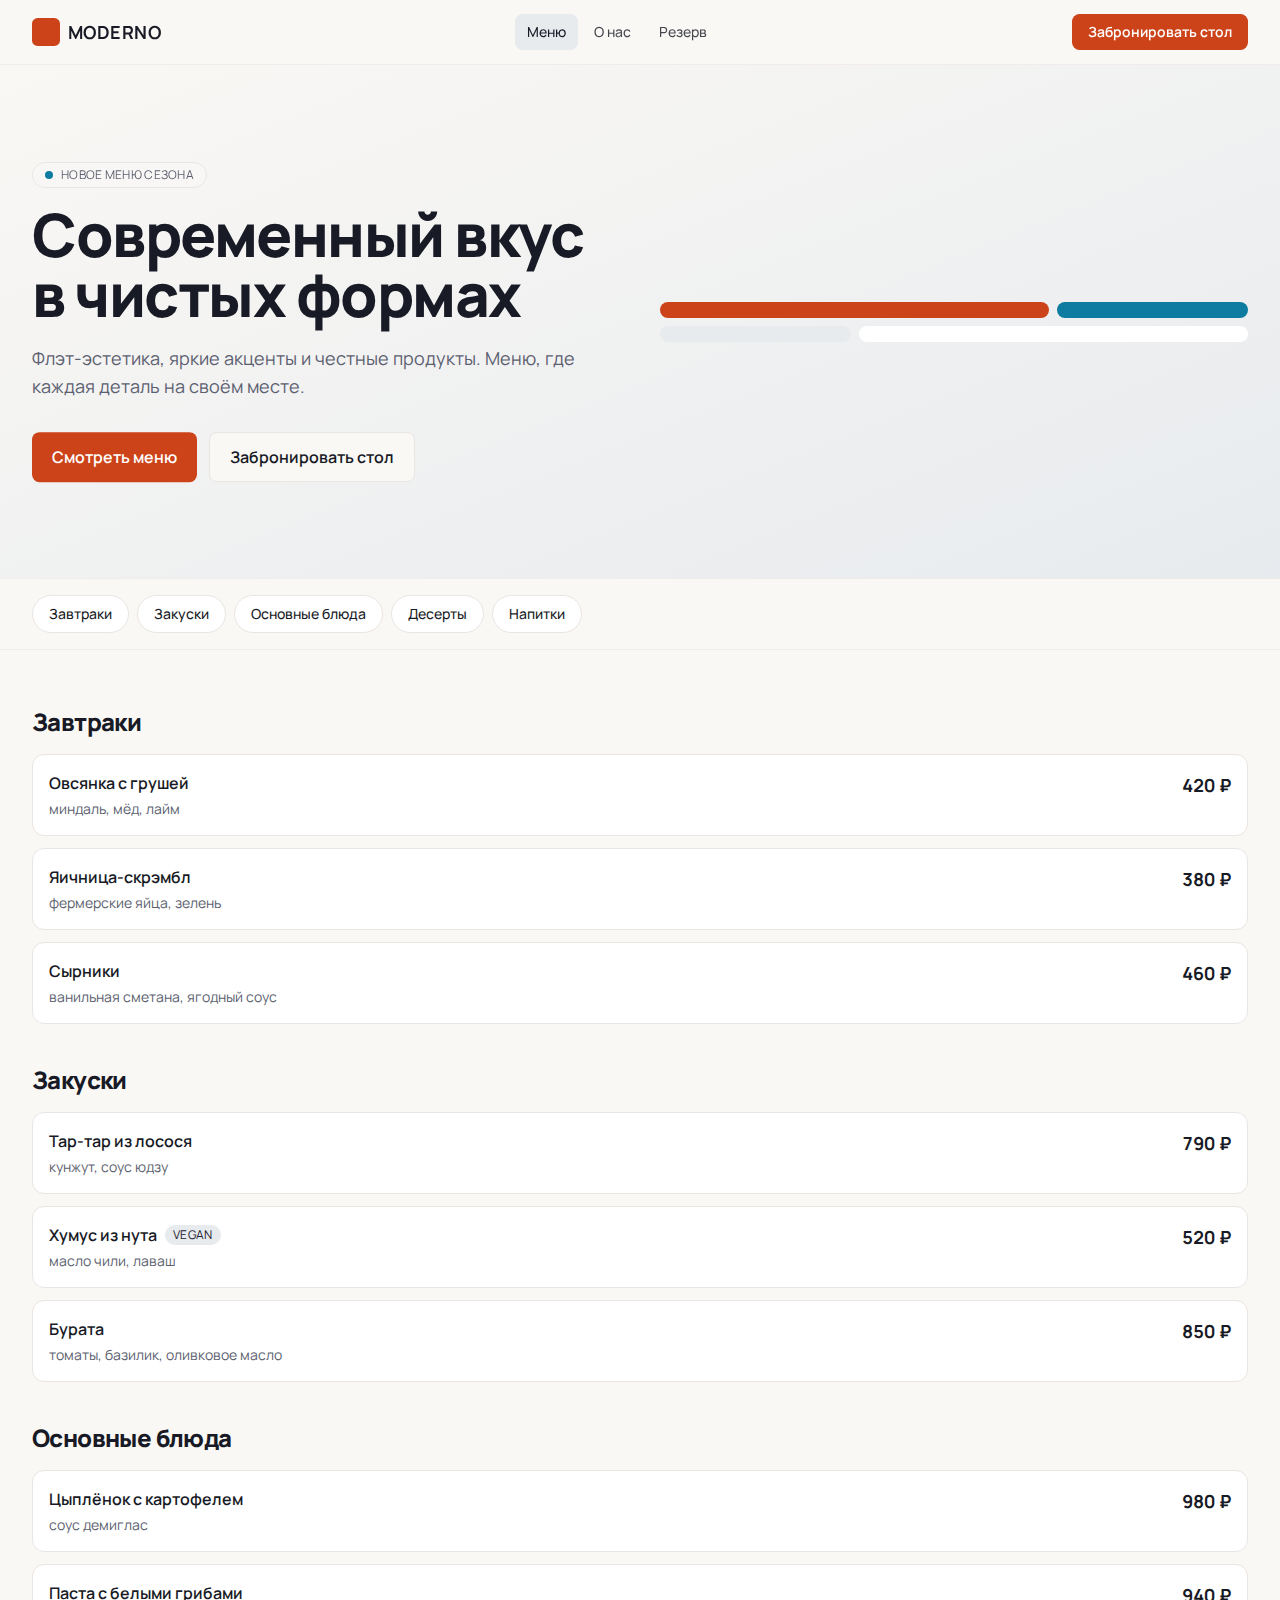
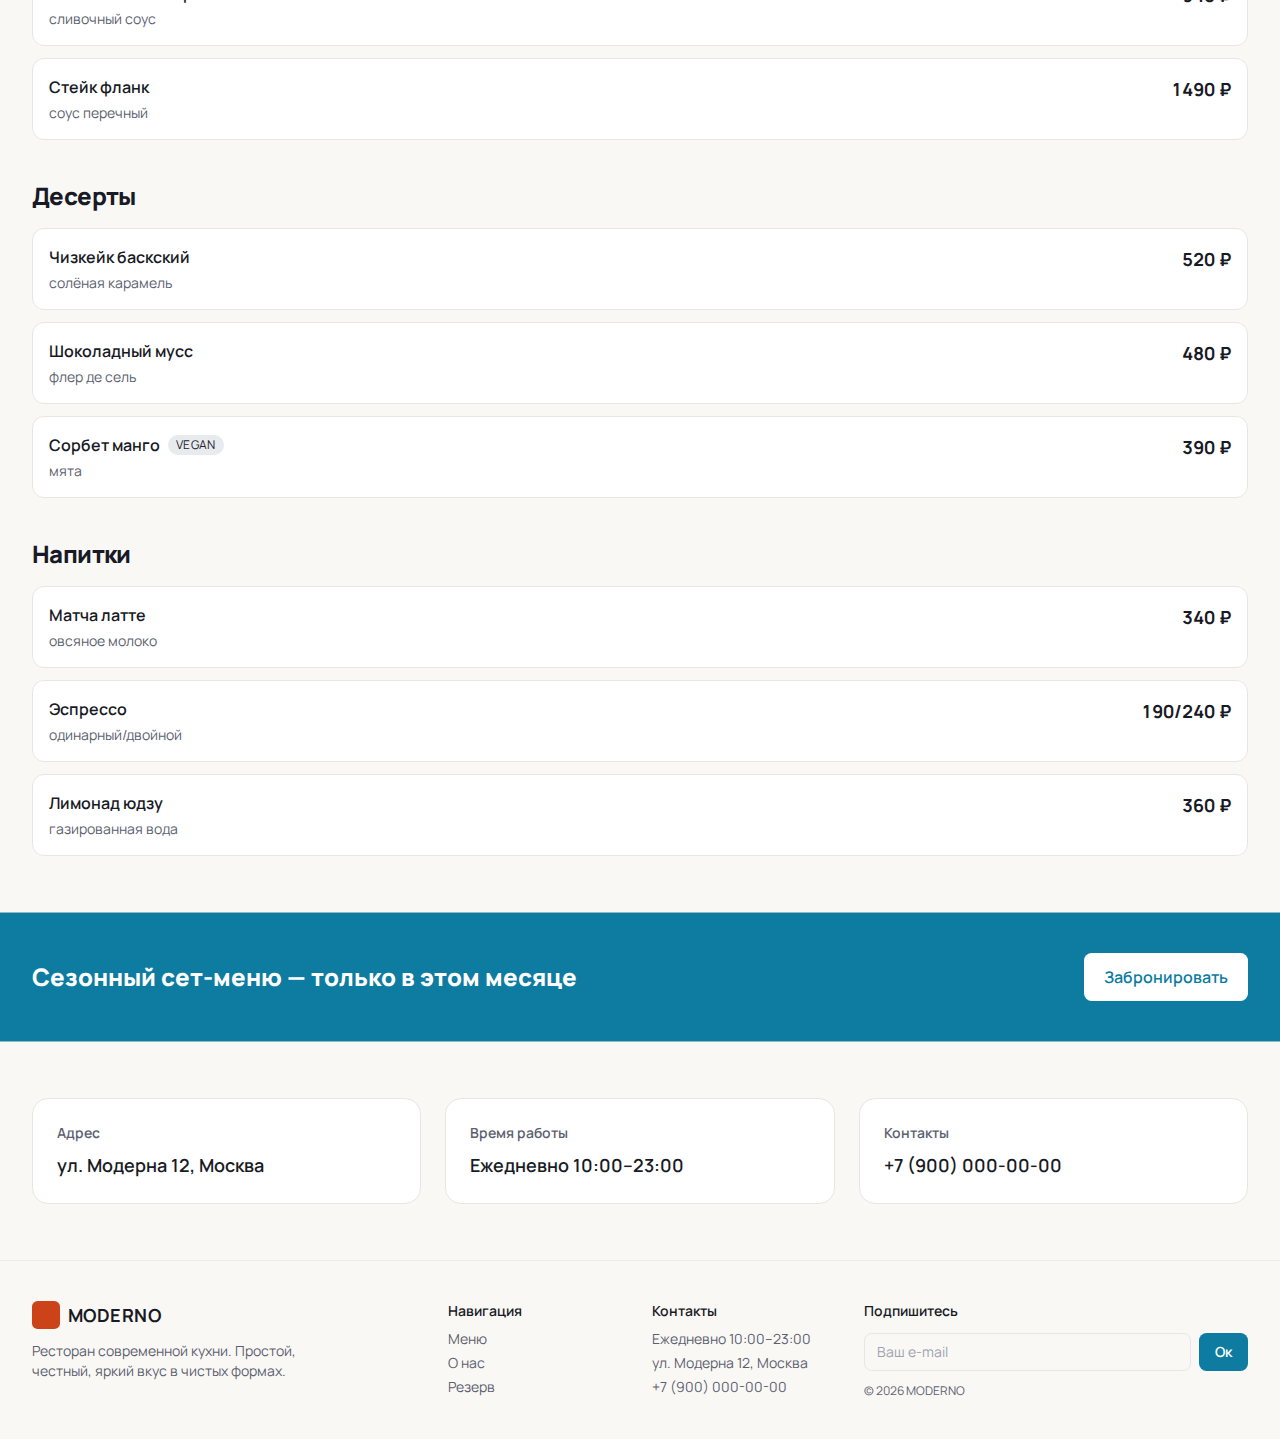
<file: docs/index.html>
<!doctype html>
<html lang="en">
  <head>
    <meta charset="UTF-8" />
    <meta name="viewport" content="width=device-width, initial-scale=1.0" />
    <title>MODERNO — ресторан</title>
    <script type="module" crossorigin src="./assets/index-CSaA-5sV.js"></script>
    <link rel="stylesheet" crossorigin href="./assets/index-Cqgi0m4S.css">
  </head>

  <body>
    <div id="root"></div>

  </body>
</html>
</file>
<file: docs/assets/index-Cqgi0m4S.css>
@import"https://fonts.googleapis.com/css2?family=Manrope:wght@300;400;600;700;800&display=swap";*,:before,:after{--tw-border-spacing-x: 0;--tw-border-spacing-y: 0;--tw-translate-x: 0;--tw-translate-y: 0;--tw-rotate: 0;--tw-skew-x: 0;--tw-skew-y: 0;--tw-scale-x: 1;--tw-scale-y: 1;--tw-pan-x: ;--tw-pan-y: ;--tw-pinch-zoom: ;--tw-scroll-snap-strictness: proximity;--tw-gradient-from-position: ;--tw-gradient-via-position: ;--tw-gradient-to-position: ;--tw-ordinal: ;--tw-slashed-zero: ;--tw-numeric-figure: ;--tw-numeric-spacing: ;--tw-numeric-fraction: ;--tw-ring-inset: ;--tw-ring-offset-width: 0px;--tw-ring-offset-color: #fff;--tw-ring-color: rgb(59 130 246 / .5);--tw-ring-offset-shadow: 0 0 #0000;--tw-ring-shadow: 0 0 #0000;--tw-shadow: 0 0 #0000;--tw-shadow-colored: 0 0 #0000;--tw-blur: ;--tw-brightness: ;--tw-contrast: ;--tw-grayscale: ;--tw-hue-rotate: ;--tw-invert: ;--tw-saturate: ;--tw-sepia: ;--tw-drop-shadow: ;--tw-backdrop-blur: ;--tw-backdrop-brightness: ;--tw-backdrop-contrast: ;--tw-backdrop-grayscale: ;--tw-backdrop-hue-rotate: ;--tw-backdrop-invert: ;--tw-backdrop-opacity: ;--tw-backdrop-saturate: ;--tw-backdrop-sepia: ;--tw-contain-size: ;--tw-contain-layout: ;--tw-contain-paint: ;--tw-contain-style: }::backdrop{--tw-border-spacing-x: 0;--tw-border-spacing-y: 0;--tw-translate-x: 0;--tw-translate-y: 0;--tw-rotate: 0;--tw-skew-x: 0;--tw-skew-y: 0;--tw-scale-x: 1;--tw-scale-y: 1;--tw-pan-x: ;--tw-pan-y: ;--tw-pinch-zoom: ;--tw-scroll-snap-strictness: proximity;--tw-gradient-from-position: ;--tw-gradient-via-position: ;--tw-gradient-to-position: ;--tw-ordinal: ;--tw-slashed-zero: ;--tw-numeric-figure: ;--tw-numeric-spacing: ;--tw-numeric-fraction: ;--tw-ring-inset: ;--tw-ring-offset-width: 0px;--tw-ring-offset-color: #fff;--tw-ring-color: rgb(59 130 246 / .5);--tw-ring-offset-shadow: 0 0 #0000;--tw-ring-shadow: 0 0 #0000;--tw-shadow: 0 0 #0000;--tw-shadow-colored: 0 0 #0000;--tw-blur: ;--tw-brightness: ;--tw-contrast: ;--tw-grayscale: ;--tw-hue-rotate: ;--tw-invert: ;--tw-saturate: ;--tw-sepia: ;--tw-drop-shadow: ;--tw-backdrop-blur: ;--tw-backdrop-brightness: ;--tw-backdrop-contrast: ;--tw-backdrop-grayscale: ;--tw-backdrop-hue-rotate: ;--tw-backdrop-invert: ;--tw-backdrop-opacity: ;--tw-backdrop-saturate: ;--tw-backdrop-sepia: ;--tw-contain-size: ;--tw-contain-layout: ;--tw-contain-paint: ;--tw-contain-style: }/*! tailwindcss v3.4.17 | MIT License | https://tailwindcss.com */*,:before,:after{box-sizing:border-box;border-width:0;border-style:solid;border-color:#e5e7eb}:before,:after{--tw-content: ""}html,:host{line-height:1.5;-webkit-text-size-adjust:100%;-moz-tab-size:4;-o-tab-size:4;tab-size:4;font-family:Manrope,Inter,ui-sans-serif,system-ui;font-feature-settings:normal;font-variation-settings:normal;-webkit-tap-highlight-color:transparent}body{margin:0;line-height:inherit}hr{height:0;color:inherit;border-top-width:1px}abbr:where([title]){-webkit-text-decoration:underline dotted;text-decoration:underline dotted}h1,h2,h3,h4,h5,h6{font-size:inherit;font-weight:inherit}a{color:inherit;text-decoration:inherit}b,strong{font-weight:bolder}code,kbd,samp,pre{font-family:ui-monospace,SFMono-Regular,Menlo,Monaco,Consolas,Liberation Mono,Courier New,monospace;font-feature-settings:normal;font-variation-settings:normal;font-size:1em}small{font-size:80%}sub,sup{font-size:75%;line-height:0;position:relative;vertical-align:baseline}sub{bottom:-.25em}sup{top:-.5em}table{text-indent:0;border-color:inherit;border-collapse:collapse}button,input,optgroup,select,textarea{font-family:inherit;font-feature-settings:inherit;font-variation-settings:inherit;font-size:100%;font-weight:inherit;line-height:inherit;letter-spacing:inherit;color:inherit;margin:0;padding:0}button,select{text-transform:none}button,input:where([type=button]),input:where([type=reset]),input:where([type=submit]){-webkit-appearance:button;background-color:transparent;background-image:none}:-moz-focusring{outline:auto}:-moz-ui-invalid{box-shadow:none}progress{vertical-align:baseline}::-webkit-inner-spin-button,::-webkit-outer-spin-button{height:auto}[type=search]{-webkit-appearance:textfield;outline-offset:-2px}::-webkit-search-decoration{-webkit-appearance:none}::-webkit-file-upload-button{-webkit-appearance:button;font:inherit}summary{display:list-item}blockquote,dl,dd,h1,h2,h3,h4,h5,h6,hr,figure,p,pre{margin:0}fieldset{margin:0;padding:0}legend{padding:0}ol,ul,menu{list-style:none;margin:0;padding:0}dialog{padding:0}textarea{resize:vertical}input::-moz-placeholder,textarea::-moz-placeholder{opacity:1;color:#9ca3af}input::placeholder,textarea::placeholder{opacity:1;color:#9ca3af}button,[role=button]{cursor:pointer}:disabled{cursor:default}img,svg,video,canvas,audio,iframe,embed,object{display:block;vertical-align:middle}img,video{max-width:100%;height:auto}[hidden]:where(:not([hidden=until-found])){display:none}:root{--background: 36 33% 97%;--foreground: 230 21% 12%;--card: 0 0% 100%;--card-foreground: 230 21% 12%;--popover: 0 0% 100%;--popover-foreground: 230 21% 12%;--primary: 14 78% 45%;--primary-foreground: 0 0% 100%;--secondary: 210 16% 92%;--secondary-foreground: 230 21% 15%;--muted: 210 16% 92%;--muted-foreground: 230 10% 40%;--accent: 195 85% 34%;--accent-foreground: 0 0% 100%;--destructive: 0 65% 47%;--destructive-foreground: 0 0% 100%;--border: 24 12% 90%;--input: 24 12% 90%;--ring: 14 78% 45%;--radius: .6rem;--sidebar-background: 0 0% 98%;--sidebar-foreground: 230 21% 15%;--sidebar-primary: 14 78% 45%;--sidebar-primary-foreground: 0 0% 98%;--sidebar-accent: 210 16% 92%;--sidebar-accent-foreground: 230 21% 15%;--sidebar-border: 24 12% 90%;--sidebar-ring: 14 78% 45%}.dark{--background: 230 21% 10%;--foreground: 210 20% 96%;--card: 230 21% 12%;--card-foreground: 210 20% 96%;--popover: 230 21% 12%;--popover-foreground: 210 20% 96%;--primary: 14 78% 55%;--primary-foreground: 230 21% 10%;--secondary: 230 15% 20%;--secondary-foreground: 210 20% 96%;--muted: 230 15% 20%;--muted-foreground: 210 8% 70%;--accent: 195 85% 40%;--accent-foreground: 230 21% 10%;--destructive: 0 70% 45%;--destructive-foreground: 210 20% 96%;--border: 230 15% 22%;--input: 230 15% 22%;--ring: 14 78% 55%;--sidebar-background: 230 21% 10%;--sidebar-foreground: 210 20% 96%;--sidebar-primary: 14 78% 55%;--sidebar-primary-foreground: 0 0% 100%;--sidebar-accent: 230 15% 20%;--sidebar-accent-foreground: 210 20% 96%;--sidebar-border: 230 15% 22%;--sidebar-ring: 14 78% 55%}*{border-color:hsl(var(--border))}body{font-family:Manrope,ui-sans-serif,system-ui,-apple-system,Segoe UI,Roboto,Helvetica Neue,Arial,Noto Sans,"Apple Color Emoji","Segoe UI Emoji";background-color:hsl(var(--background));color:hsl(var(--foreground))}.container{width:100%;margin-right:auto;margin-left:auto;padding-right:2rem;padding-left:2rem}@media (min-width: 1400px){.container{max-width:1400px}}.sr-only{position:absolute;width:1px;height:1px;padding:0;margin:-1px;overflow:hidden;clip:rect(0,0,0,0);white-space:nowrap;border-width:0}.pointer-events-none{pointer-events:none}.pointer-events-auto{pointer-events:auto}.visible{visibility:visible}.invisible{visibility:hidden}.fixed{position:fixed}.absolute{position:absolute}.relative{position:relative}.sticky{position:sticky}.inset-0{inset:0}.inset-x-0{left:0;right:0}.inset-y-0{top:0;bottom:0}.-bottom-12{bottom:-3rem}.-left-12{left:-3rem}.-right-12{right:-3rem}.-top-12{top:-3rem}.bottom-0{bottom:0}.left-0{left:0}.left-1{left:.25rem}.left-1\/2{left:50%}.left-2{left:.5rem}.left-\[50\%\]{left:50%}.right-0{right:0}.right-1{right:.25rem}.right-2{right:.5rem}.right-3{right:.75rem}.right-4{right:1rem}.top-0{top:0}.top-1\.5{top:.375rem}.top-1\/2{top:50%}.top-2{top:.5rem}.top-3\.5{top:.875rem}.top-4{top:1rem}.top-\[1px\]{top:1px}.top-\[50\%\]{top:50%}.top-\[60\%\]{top:60%}.top-full{top:100%}.z-10{z-index:10}.z-20{z-index:20}.z-40{z-index:40}.z-50{z-index:50}.z-\[100\]{z-index:100}.z-\[1\]{z-index:1}.col-span-2{grid-column:span 2 / span 2}.col-span-4{grid-column:span 4 / span 4}.row-span-3{grid-row:span 3 / span 3}.-mx-1{margin-left:-.25rem;margin-right:-.25rem}.mx-2{margin-left:.5rem;margin-right:.5rem}.mx-3\.5{margin-left:.875rem;margin-right:.875rem}.mx-auto{margin-left:auto;margin-right:auto}.my-0\.5{margin-top:.125rem;margin-bottom:.125rem}.my-1{margin-top:.25rem;margin-bottom:.25rem}.-ml-4{margin-left:-1rem}.-mt-4{margin-top:-1rem}.mb-1{margin-bottom:.25rem}.mb-4{margin-bottom:1rem}.ml-1{margin-left:.25rem}.ml-auto{margin-left:auto}.mr-2{margin-right:.5rem}.mt-1{margin-top:.25rem}.mt-1\.5{margin-top:.375rem}.mt-10{margin-top:2.5rem}.mt-2{margin-top:.5rem}.mt-24{margin-top:6rem}.mt-3{margin-top:.75rem}.mt-4{margin-top:1rem}.mt-5{margin-top:1.25rem}.mt-6{margin-top:1.5rem}.mt-8{margin-top:2rem}.mt-auto{margin-top:auto}.block{display:block}.flex{display:flex}.inline-flex{display:inline-flex}.table{display:table}.grid{display:grid}.hidden{display:none}.aspect-\[4\/3\]{aspect-ratio:4/3}.aspect-square{aspect-ratio:1 / 1}.aspect-video{aspect-ratio:16 / 9}.size-4{width:1rem;height:1rem}.h-0\.5{height:.125rem}.h-1\.5{height:.375rem}.h-10{height:2.5rem}.h-11{height:2.75rem}.h-12{height:3rem}.h-16{height:4rem}.h-2{height:.5rem}.h-2\.5{height:.625rem}.h-3{height:.75rem}.h-3\.5{height:.875rem}.h-4{height:1rem}.h-5{height:1.25rem}.h-6{height:1.5rem}.h-7{height:1.75rem}.h-8{height:2rem}.h-9{height:2.25rem}.h-\[1px\]{height:1px}.h-\[var\(--radix-navigation-menu-viewport-height\)\]{height:var(--radix-navigation-menu-viewport-height)}.h-\[var\(--radix-select-trigger-height\)\]{height:var(--radix-select-trigger-height)}.h-auto{height:auto}.h-full{height:100%}.h-px{height:1px}.h-svh{height:100svh}.max-h-96{max-height:24rem}.max-h-\[300px\]{max-height:300px}.max-h-screen{max-height:100vh}.min-h-0{min-height:0px}.min-h-\[80px\]{min-height:80px}.min-h-screen{min-height:100vh}.min-h-svh{min-height:100svh}.w-0{width:0px}.w-1{width:.25rem}.w-10{width:2.5rem}.w-11{width:2.75rem}.w-2{width:.5rem}.w-2\.5{width:.625rem}.w-3{width:.75rem}.w-3\.5{width:.875rem}.w-3\/4{width:75%}.w-32{width:8rem}.w-4{width:1rem}.w-5{width:1.25rem}.w-6{width:1.5rem}.w-64{width:16rem}.w-7{width:1.75rem}.w-72{width:18rem}.w-8{width:2rem}.w-9{width:2.25rem}.w-\[--sidebar-width\]{width:var(--sidebar-width)}.w-\[100px\]{width:100px}.w-\[1px\]{width:1px}.w-auto{width:auto}.w-full{width:100%}.w-max{width:-moz-max-content;width:max-content}.w-px{width:1px}.min-w-0{min-width:0px}.min-w-5{min-width:1.25rem}.min-w-\[12rem\]{min-width:12rem}.min-w-\[8rem\]{min-width:8rem}.min-w-\[var\(--radix-select-trigger-width\)\]{min-width:var(--radix-select-trigger-width)}.max-w-2xl{max-width:42rem}.max-w-3xl{max-width:48rem}.max-w-\[--skeleton-width\]{max-width:var(--skeleton-width)}.max-w-lg{max-width:32rem}.max-w-max{max-width:-moz-max-content;max-width:max-content}.max-w-sm{max-width:24rem}.max-w-xl{max-width:36rem}.max-w-xs{max-width:20rem}.flex-1{flex:1 1 0%}.shrink-0{flex-shrink:0}.grow{flex-grow:1}.grow-0{flex-grow:0}.basis-full{flex-basis:100%}.caption-bottom{caption-side:bottom}.border-collapse{border-collapse:collapse}.-translate-x-1\/2{--tw-translate-x: -50%;transform:translate(var(--tw-translate-x),var(--tw-translate-y)) rotate(var(--tw-rotate)) skew(var(--tw-skew-x)) skewY(var(--tw-skew-y)) scaleX(var(--tw-scale-x)) scaleY(var(--tw-scale-y))}.-translate-x-px{--tw-translate-x: -1px;transform:translate(var(--tw-translate-x),var(--tw-translate-y)) rotate(var(--tw-rotate)) skew(var(--tw-skew-x)) skewY(var(--tw-skew-y)) scaleX(var(--tw-scale-x)) scaleY(var(--tw-scale-y))}.-translate-y-1\/2{--tw-translate-y: -50%;transform:translate(var(--tw-translate-x),var(--tw-translate-y)) rotate(var(--tw-rotate)) skew(var(--tw-skew-x)) skewY(var(--tw-skew-y)) scaleX(var(--tw-scale-x)) scaleY(var(--tw-scale-y))}.translate-x-\[-50\%\]{--tw-translate-x: -50%;transform:translate(var(--tw-translate-x),var(--tw-translate-y)) rotate(var(--tw-rotate)) skew(var(--tw-skew-x)) skewY(var(--tw-skew-y)) scaleX(var(--tw-scale-x)) scaleY(var(--tw-scale-y))}.translate-x-px{--tw-translate-x: 1px;transform:translate(var(--tw-translate-x),var(--tw-translate-y)) rotate(var(--tw-rotate)) skew(var(--tw-skew-x)) skewY(var(--tw-skew-y)) scaleX(var(--tw-scale-x)) scaleY(var(--tw-scale-y))}.translate-y-\[-50\%\]{--tw-translate-y: -50%;transform:translate(var(--tw-translate-x),var(--tw-translate-y)) rotate(var(--tw-rotate)) skew(var(--tw-skew-x)) skewY(var(--tw-skew-y)) scaleX(var(--tw-scale-x)) scaleY(var(--tw-scale-y))}.rotate-45{--tw-rotate: 45deg;transform:translate(var(--tw-translate-x),var(--tw-translate-y)) rotate(var(--tw-rotate)) skew(var(--tw-skew-x)) skewY(var(--tw-skew-y)) scaleX(var(--tw-scale-x)) scaleY(var(--tw-scale-y))}.rotate-90{--tw-rotate: 90deg;transform:translate(var(--tw-translate-x),var(--tw-translate-y)) rotate(var(--tw-rotate)) skew(var(--tw-skew-x)) skewY(var(--tw-skew-y)) scaleX(var(--tw-scale-x)) scaleY(var(--tw-scale-y))}.transform{transform:translate(var(--tw-translate-x),var(--tw-translate-y)) rotate(var(--tw-rotate)) skew(var(--tw-skew-x)) skewY(var(--tw-skew-y)) scaleX(var(--tw-scale-x)) scaleY(var(--tw-scale-y))}@keyframes float{0%,to{transform:translateY(0)}50%{transform:translateY(-6px)}}.animate-float{animation:float 5s ease-in-out infinite}@keyframes pulse{50%{opacity:.5}}.animate-pulse{animation:pulse 2s cubic-bezier(.4,0,.6,1) infinite}.cursor-default{cursor:default}.cursor-pointer{cursor:pointer}.touch-none{touch-action:none}.select-none{-webkit-user-select:none;-moz-user-select:none;user-select:none}.scroll-mt-24{scroll-margin-top:6rem}.list-none{list-style-type:none}.grid-cols-2{grid-template-columns:repeat(2,minmax(0,1fr))}.grid-cols-6{grid-template-columns:repeat(6,minmax(0,1fr))}.grid-cols-\[1fr_auto\]{grid-template-columns:1fr auto}.grid-rows-6{grid-template-rows:repeat(6,minmax(0,1fr))}.flex-row{flex-direction:row}.flex-col{flex-direction:column}.flex-col-reverse{flex-direction:column-reverse}.flex-wrap{flex-wrap:wrap}.items-start{align-items:flex-start}.items-end{align-items:flex-end}.items-center{align-items:center}.items-stretch{align-items:stretch}.justify-center{justify-content:center}.justify-between{justify-content:space-between}.gap-0{gap:0px}.gap-1{gap:.25rem}.gap-1\.5{gap:.375rem}.gap-10{gap:2.5rem}.gap-2{gap:.5rem}.gap-3{gap:.75rem}.gap-4{gap:1rem}.gap-6{gap:1.5rem}.gap-8{gap:2rem}.space-x-1>:not([hidden])~:not([hidden]){--tw-space-x-reverse: 0;margin-right:calc(.25rem * var(--tw-space-x-reverse));margin-left:calc(.25rem * calc(1 - var(--tw-space-x-reverse)))}.space-x-4>:not([hidden])~:not([hidden]){--tw-space-x-reverse: 0;margin-right:calc(1rem * var(--tw-space-x-reverse));margin-left:calc(1rem * calc(1 - var(--tw-space-x-reverse)))}.space-y-1>:not([hidden])~:not([hidden]){--tw-space-y-reverse: 0;margin-top:calc(.25rem * calc(1 - var(--tw-space-y-reverse)));margin-bottom:calc(.25rem * var(--tw-space-y-reverse))}.space-y-1\.5>:not([hidden])~:not([hidden]){--tw-space-y-reverse: 0;margin-top:calc(.375rem * calc(1 - var(--tw-space-y-reverse)));margin-bottom:calc(.375rem * var(--tw-space-y-reverse))}.space-y-2>:not([hidden])~:not([hidden]){--tw-space-y-reverse: 0;margin-top:calc(.5rem * calc(1 - var(--tw-space-y-reverse)));margin-bottom:calc(.5rem * var(--tw-space-y-reverse))}.space-y-3>:not([hidden])~:not([hidden]){--tw-space-y-reverse: 0;margin-top:calc(.75rem * calc(1 - var(--tw-space-y-reverse)));margin-bottom:calc(.75rem * var(--tw-space-y-reverse))}.space-y-4>:not([hidden])~:not([hidden]){--tw-space-y-reverse: 0;margin-top:calc(1rem * calc(1 - var(--tw-space-y-reverse)));margin-bottom:calc(1rem * var(--tw-space-y-reverse))}.overflow-auto{overflow:auto}.overflow-hidden{overflow:hidden}.overflow-y-auto{overflow-y:auto}.overflow-x-hidden{overflow-x:hidden}.whitespace-nowrap{white-space:nowrap}.break-words{overflow-wrap:break-word}.rounded-2xl{border-radius:1rem}.rounded-\[2px\]{border-radius:2px}.rounded-\[inherit\]{border-radius:inherit}.rounded-full{border-radius:9999px}.rounded-lg{border-radius:var(--radius)}.rounded-md{border-radius:calc(var(--radius) - 2px)}.rounded-sm{border-radius:calc(var(--radius) - 4px)}.rounded-xl{border-radius:.75rem}.rounded-t-\[10px\]{border-top-left-radius:10px;border-top-right-radius:10px}.rounded-tl-sm{border-top-left-radius:calc(var(--radius) - 4px)}.border{border-width:1px}.border-2{border-width:2px}.border-\[1\.5px\]{border-width:1.5px}.border-y{border-top-width:1px;border-bottom-width:1px}.border-b{border-bottom-width:1px}.border-l{border-left-width:1px}.border-r{border-right-width:1px}.border-t{border-top-width:1px}.border-dashed{border-style:dashed}.border-\[--color-border\]{border-color:var(--color-border)}.border-border{border-color:hsl(var(--border))}.border-border\/50{border-color:hsl(var(--border) / .5)}.border-border\/60{border-color:hsl(var(--border) / .6)}.border-destructive{border-color:hsl(var(--destructive))}.border-destructive\/50{border-color:hsl(var(--destructive) / .5)}.border-input{border-color:hsl(var(--input))}.border-primary{border-color:hsl(var(--primary))}.border-sidebar-border{border-color:hsl(var(--sidebar-border))}.border-transparent{border-color:transparent}.border-l-transparent{border-left-color:transparent}.border-t-transparent{border-top-color:transparent}.bg-\[--color-bg\]{background-color:var(--color-bg)}.bg-accent{background-color:hsl(var(--accent))}.bg-accent-foreground{background-color:hsl(var(--accent-foreground))}.bg-background{background-color:hsl(var(--background))}.bg-background\/60{background-color:hsl(var(--background) / .6)}.bg-background\/70{background-color:hsl(var(--background) / .7)}.bg-background\/80{background-color:hsl(var(--background) / .8)}.bg-black\/80{background-color:#000c}.bg-blue-500{--tw-bg-opacity: 1;background-color:rgb(59 130 246 / var(--tw-bg-opacity, 1))}.bg-border{background-color:hsl(var(--border))}.bg-card{background-color:hsl(var(--card))}.bg-destructive{background-color:hsl(var(--destructive))}.bg-foreground{background-color:hsl(var(--foreground))}.bg-muted{background-color:hsl(var(--muted))}.bg-muted\/50{background-color:hsl(var(--muted) / .5)}.bg-popover{background-color:hsl(var(--popover))}.bg-primary{background-color:hsl(var(--primary))}.bg-secondary{background-color:hsl(var(--secondary))}.bg-sidebar{background-color:hsl(var(--sidebar-background))}.bg-sidebar-border{background-color:hsl(var(--sidebar-border))}.bg-transparent{background-color:transparent}.bg-gradient-to-br{background-image:linear-gradient(to bottom right,var(--tw-gradient-stops))}.from-background{--tw-gradient-from: hsl(var(--background)) var(--tw-gradient-from-position);--tw-gradient-to: hsl(var(--background) / 0) var(--tw-gradient-to-position);--tw-gradient-stops: var(--tw-gradient-from), var(--tw-gradient-to)}.from-primary\/20{--tw-gradient-from: hsl(var(--primary) / .2) var(--tw-gradient-from-position);--tw-gradient-to: hsl(var(--primary) / 0) var(--tw-gradient-to-position);--tw-gradient-stops: var(--tw-gradient-from), var(--tw-gradient-to)}.via-accent\/20{--tw-gradient-to: hsl(var(--accent) / 0) var(--tw-gradient-to-position);--tw-gradient-stops: var(--tw-gradient-from), hsl(var(--accent) / .2) var(--tw-gradient-via-position), var(--tw-gradient-to)}.to-secondary{--tw-gradient-to: hsl(var(--secondary)) var(--tw-gradient-to-position)}.to-secondary\/20{--tw-gradient-to: hsl(var(--secondary) / .2) var(--tw-gradient-to-position)}.fill-current{fill:currentColor}.object-cover{-o-object-fit:cover;object-fit:cover}.p-0{padding:0}.p-1{padding:.25rem}.p-10{padding:2.5rem}.p-2{padding:.5rem}.p-3{padding:.75rem}.p-4{padding:1rem}.p-6{padding:1.5rem}.p-\[1px\]{padding:1px}.px-1{padding-left:.25rem;padding-right:.25rem}.px-2{padding-left:.5rem;padding-right:.5rem}.px-2\.5{padding-left:.625rem;padding-right:.625rem}.px-3{padding-left:.75rem;padding-right:.75rem}.px-4{padding-left:1rem;padding-right:1rem}.px-5{padding-left:1.25rem;padding-right:1.25rem}.px-8{padding-left:2rem;padding-right:2rem}.py-0\.5{padding-top:.125rem;padding-bottom:.125rem}.py-1{padding-top:.25rem;padding-bottom:.25rem}.py-1\.5{padding-top:.375rem;padding-bottom:.375rem}.py-10{padding-top:2.5rem;padding-bottom:2.5rem}.py-14{padding-top:3.5rem;padding-bottom:3.5rem}.py-16{padding-top:4rem;padding-bottom:4rem}.py-2{padding-top:.5rem;padding-bottom:.5rem}.py-20{padding-top:5rem;padding-bottom:5rem}.py-3{padding-top:.75rem;padding-bottom:.75rem}.py-4{padding-top:1rem;padding-bottom:1rem}.py-6{padding-top:1.5rem;padding-bottom:1.5rem}.pb-3{padding-bottom:.75rem}.pb-4{padding-bottom:1rem}.pl-2\.5{padding-left:.625rem}.pl-4{padding-left:1rem}.pl-8{padding-left:2rem}.pr-2{padding-right:.5rem}.pr-2\.5{padding-right:.625rem}.pr-8{padding-right:2rem}.pt-0{padding-top:0}.pt-1{padding-top:.25rem}.pt-3{padding-top:.75rem}.pt-4{padding-top:1rem}.text-left{text-align:left}.text-center{text-align:center}.text-right{text-align:right}.align-middle{vertical-align:middle}.font-mono{font-family:ui-monospace,SFMono-Regular,Menlo,Monaco,Consolas,Liberation Mono,Courier New,monospace}.text-2xl{font-size:1.5rem;line-height:2rem}.text-4xl{font-size:2.25rem;line-height:2.5rem}.text-5xl{font-size:3rem;line-height:1}.text-6xl{font-size:3.75rem;line-height:1}.text-\[0\.8rem\]{font-size:.8rem}.text-base{font-size:1rem;line-height:1.5rem}.text-lg{font-size:1.125rem;line-height:1.75rem}.text-sm{font-size:.875rem;line-height:1.25rem}.text-xl{font-size:1.25rem;line-height:1.75rem}.text-xs{font-size:.75rem;line-height:1rem}.font-bold{font-weight:700}.font-extrabold{font-weight:800}.font-medium{font-weight:500}.font-normal{font-weight:400}.font-semibold{font-weight:600}.uppercase{text-transform:uppercase}.tabular-nums{--tw-numeric-spacing: tabular-nums;font-variant-numeric:var(--tw-ordinal) var(--tw-slashed-zero) var(--tw-numeric-figure) var(--tw-numeric-spacing) var(--tw-numeric-fraction)}.leading-\[1\.05\]{line-height:1.05}.leading-none{line-height:1}.tracking-tight{letter-spacing:-.025em}.tracking-wide{letter-spacing:.025em}.tracking-widest{letter-spacing:.1em}.text-accent{color:hsl(var(--accent))}.text-accent-foreground{color:hsl(var(--accent-foreground))}.text-card-foreground{color:hsl(var(--card-foreground))}.text-current{color:currentColor}.text-destructive{color:hsl(var(--destructive))}.text-destructive-foreground{color:hsl(var(--destructive-foreground))}.text-foreground{color:hsl(var(--foreground))}.text-foreground\/50{color:hsl(var(--foreground) / .5)}.text-foreground\/80{color:hsl(var(--foreground) / .8)}.text-muted-foreground{color:hsl(var(--muted-foreground))}.text-popover-foreground{color:hsl(var(--popover-foreground))}.text-primary{color:hsl(var(--primary))}.text-primary-foreground{color:hsl(var(--primary-foreground))}.text-red-500{--tw-text-opacity: 1;color:rgb(239 68 68 / var(--tw-text-opacity, 1))}.text-secondary-foreground{color:hsl(var(--secondary-foreground))}.text-sidebar-foreground{color:hsl(var(--sidebar-foreground))}.text-sidebar-foreground\/70{color:hsl(var(--sidebar-foreground) / .7)}.decoration-primary\/60{text-decoration-color:hsl(var(--primary) / .6)}.decoration-2{text-decoration-thickness:2px}.underline-offset-4{text-underline-offset:4px}.opacity-0{opacity:0}.opacity-50{opacity:.5}.opacity-60{opacity:.6}.opacity-70{opacity:.7}.opacity-90{opacity:.9}.shadow-\[0_0_0_1px_hsl\(var\(--sidebar-border\)\)\]{--tw-shadow: 0 0 0 1px hsl(var(--sidebar-border));--tw-shadow-colored: 0 0 0 1px var(--tw-shadow-color);box-shadow:var(--tw-ring-offset-shadow, 0 0 #0000),var(--tw-ring-shadow, 0 0 #0000),var(--tw-shadow)}.shadow-lg{--tw-shadow: 0 10px 15px -3px rgb(0 0 0 / .1), 0 4px 6px -4px rgb(0 0 0 / .1);--tw-shadow-colored: 0 10px 15px -3px var(--tw-shadow-color), 0 4px 6px -4px var(--tw-shadow-color);box-shadow:var(--tw-ring-offset-shadow, 0 0 #0000),var(--tw-ring-shadow, 0 0 #0000),var(--tw-shadow)}.shadow-md{--tw-shadow: 0 4px 6px -1px rgb(0 0 0 / .1), 0 2px 4px -2px rgb(0 0 0 / .1);--tw-shadow-colored: 0 4px 6px -1px var(--tw-shadow-color), 0 2px 4px -2px var(--tw-shadow-color);box-shadow:var(--tw-ring-offset-shadow, 0 0 #0000),var(--tw-ring-shadow, 0 0 #0000),var(--tw-shadow)}.shadow-none{--tw-shadow: 0 0 #0000;--tw-shadow-colored: 0 0 #0000;box-shadow:var(--tw-ring-offset-shadow, 0 0 #0000),var(--tw-ring-shadow, 0 0 #0000),var(--tw-shadow)}.shadow-sm{--tw-shadow: 0 1px 2px 0 rgb(0 0 0 / .05);--tw-shadow-colored: 0 1px 2px 0 var(--tw-shadow-color);box-shadow:var(--tw-ring-offset-shadow, 0 0 #0000),var(--tw-ring-shadow, 0 0 #0000),var(--tw-shadow)}.shadow-xl{--tw-shadow: 0 20px 25px -5px rgb(0 0 0 / .1), 0 8px 10px -6px rgb(0 0 0 / .1);--tw-shadow-colored: 0 20px 25px -5px var(--tw-shadow-color), 0 8px 10px -6px var(--tw-shadow-color);box-shadow:var(--tw-ring-offset-shadow, 0 0 #0000),var(--tw-ring-shadow, 0 0 #0000),var(--tw-shadow)}.outline-none{outline:2px solid transparent;outline-offset:2px}.outline{outline-style:solid}.ring-0{--tw-ring-offset-shadow: var(--tw-ring-inset) 0 0 0 var(--tw-ring-offset-width) var(--tw-ring-offset-color);--tw-ring-shadow: var(--tw-ring-inset) 0 0 0 calc(0px + var(--tw-ring-offset-width)) var(--tw-ring-color);box-shadow:var(--tw-ring-offset-shadow),var(--tw-ring-shadow),var(--tw-shadow, 0 0 #0000)}.ring-2{--tw-ring-offset-shadow: var(--tw-ring-inset) 0 0 0 var(--tw-ring-offset-width) var(--tw-ring-offset-color);--tw-ring-shadow: var(--tw-ring-inset) 0 0 0 calc(2px + var(--tw-ring-offset-width)) var(--tw-ring-color);box-shadow:var(--tw-ring-offset-shadow),var(--tw-ring-shadow),var(--tw-shadow, 0 0 #0000)}.ring-ring{--tw-ring-color: hsl(var(--ring))}.ring-sidebar-ring{--tw-ring-color: hsl(var(--sidebar-ring))}.ring-offset-background{--tw-ring-offset-color: hsl(var(--background))}.filter{filter:var(--tw-blur) var(--tw-brightness) var(--tw-contrast) var(--tw-grayscale) var(--tw-hue-rotate) var(--tw-invert) var(--tw-saturate) var(--tw-sepia) var(--tw-drop-shadow)}.backdrop-blur{--tw-backdrop-blur: blur(8px);-webkit-backdrop-filter:var(--tw-backdrop-blur) var(--tw-backdrop-brightness) var(--tw-backdrop-contrast) var(--tw-backdrop-grayscale) var(--tw-backdrop-hue-rotate) var(--tw-backdrop-invert) var(--tw-backdrop-opacity) var(--tw-backdrop-saturate) var(--tw-backdrop-sepia);backdrop-filter:var(--tw-backdrop-blur) var(--tw-backdrop-brightness) var(--tw-backdrop-contrast) var(--tw-backdrop-grayscale) var(--tw-backdrop-hue-rotate) var(--tw-backdrop-invert) var(--tw-backdrop-opacity) var(--tw-backdrop-saturate) var(--tw-backdrop-sepia)}.backdrop-filter{-webkit-backdrop-filter:var(--tw-backdrop-blur) var(--tw-backdrop-brightness) var(--tw-backdrop-contrast) var(--tw-backdrop-grayscale) var(--tw-backdrop-hue-rotate) var(--tw-backdrop-invert) var(--tw-backdrop-opacity) var(--tw-backdrop-saturate) var(--tw-backdrop-sepia);backdrop-filter:var(--tw-backdrop-blur) var(--tw-backdrop-brightness) var(--tw-backdrop-contrast) var(--tw-backdrop-grayscale) var(--tw-backdrop-hue-rotate) var(--tw-backdrop-invert) var(--tw-backdrop-opacity) var(--tw-backdrop-saturate) var(--tw-backdrop-sepia)}.transition{transition-property:color,background-color,border-color,text-decoration-color,fill,stroke,opacity,box-shadow,transform,filter,backdrop-filter;transition-timing-function:cubic-bezier(.4,0,.2,1);transition-duration:.15s}.transition-\[left\,right\,width\]{transition-property:left,right,width;transition-timing-function:cubic-bezier(.4,0,.2,1);transition-duration:.15s}.transition-\[margin\,opa\]{transition-property:margin,opa;transition-timing-function:cubic-bezier(.4,0,.2,1);transition-duration:.15s}.transition-\[width\,height\,padding\]{transition-property:width,height,padding;transition-timing-function:cubic-bezier(.4,0,.2,1);transition-duration:.15s}.transition-\[width\]{transition-property:width;transition-timing-function:cubic-bezier(.4,0,.2,1);transition-duration:.15s}.transition-all{transition-property:all;transition-timing-function:cubic-bezier(.4,0,.2,1);transition-duration:.15s}.transition-colors{transition-property:color,background-color,border-color,text-decoration-color,fill,stroke;transition-timing-function:cubic-bezier(.4,0,.2,1);transition-duration:.15s}.transition-opacity{transition-property:opacity;transition-timing-function:cubic-bezier(.4,0,.2,1);transition-duration:.15s}.transition-transform{transition-property:transform;transition-timing-function:cubic-bezier(.4,0,.2,1);transition-duration:.15s}.duration-1000{transition-duration:1s}.duration-200{transition-duration:.2s}.ease-in-out{transition-timing-function:cubic-bezier(.4,0,.2,1)}.ease-linear{transition-timing-function:linear}@keyframes enter{0%{opacity:var(--tw-enter-opacity, 1);transform:translate3d(var(--tw-enter-translate-x, 0),var(--tw-enter-translate-y, 0),0) scale3d(var(--tw-enter-scale, 1),var(--tw-enter-scale, 1),var(--tw-enter-scale, 1)) rotate(var(--tw-enter-rotate, 0))}}@keyframes exit{to{opacity:var(--tw-exit-opacity, 1);transform:translate3d(var(--tw-exit-translate-x, 0),var(--tw-exit-translate-y, 0),0) scale3d(var(--tw-exit-scale, 1),var(--tw-exit-scale, 1),var(--tw-exit-scale, 1)) rotate(var(--tw-exit-rotate, 0))}}.animate-in{animation-name:enter;animation-duration:.15s;--tw-enter-opacity: initial;--tw-enter-scale: initial;--tw-enter-rotate: initial;--tw-enter-translate-x: initial;--tw-enter-translate-y: initial}.fade-in-0{--tw-enter-opacity: 0}.fade-in-80{--tw-enter-opacity: .8}.zoom-in-95{--tw-enter-scale: .95}.duration-1000{animation-duration:1s}.duration-200{animation-duration:.2s}.ease-in-out{animation-timing-function:cubic-bezier(.4,0,.2,1)}.ease-linear{animation-timing-function:linear}.\[animation-delay\:\.2s\]{animation-delay:.2s}.\[animation-delay\:\.4s\]{animation-delay:.4s}.\[animation-delay\:\.6s\]{animation-delay:.6s}.file\:border-0::file-selector-button{border-width:0px}.file\:bg-transparent::file-selector-button{background-color:transparent}.file\:text-sm::file-selector-button{font-size:.875rem;line-height:1.25rem}.file\:font-medium::file-selector-button{font-weight:500}.file\:text-foreground::file-selector-button{color:hsl(var(--foreground))}.placeholder\:text-muted-foreground::-moz-placeholder{color:hsl(var(--muted-foreground))}.placeholder\:text-muted-foreground::placeholder{color:hsl(var(--muted-foreground))}.after\:absolute:after{content:var(--tw-content);position:absolute}.after\:-inset-2:after{content:var(--tw-content);inset:-.5rem}.after\:inset-y-0:after{content:var(--tw-content);top:0;bottom:0}.after\:left-1\/2:after{content:var(--tw-content);left:50%}.after\:w-1:after{content:var(--tw-content);width:.25rem}.after\:w-\[2px\]:after{content:var(--tw-content);width:2px}.after\:-translate-x-1\/2:after{content:var(--tw-content);--tw-translate-x: -50%;transform:translate(var(--tw-translate-x),var(--tw-translate-y)) rotate(var(--tw-rotate)) skew(var(--tw-skew-x)) skewY(var(--tw-skew-y)) scaleX(var(--tw-scale-x)) scaleY(var(--tw-scale-y))}.first\:rounded-l-md:first-child{border-top-left-radius:calc(var(--radius) - 2px);border-bottom-left-radius:calc(var(--radius) - 2px)}.first\:border-l:first-child{border-left-width:1px}.last\:rounded-r-md:last-child{border-top-right-radius:calc(var(--radius) - 2px);border-bottom-right-radius:calc(var(--radius) - 2px)}.focus-within\:relative:focus-within{position:relative}.focus-within\:z-20:focus-within{z-index:20}.hover\:-translate-y-0\.5:hover{--tw-translate-y: -.125rem;transform:translate(var(--tw-translate-x),var(--tw-translate-y)) rotate(var(--tw-rotate)) skew(var(--tw-skew-x)) skewY(var(--tw-skew-y)) scaleX(var(--tw-scale-x)) scaleY(var(--tw-scale-y))}.hover\:border-ring:hover{border-color:hsl(var(--ring))}.hover\:bg-accent:hover{background-color:hsl(var(--accent))}.hover\:bg-destructive\/80:hover{background-color:hsl(var(--destructive) / .8)}.hover\:bg-destructive\/90:hover{background-color:hsl(var(--destructive) / .9)}.hover\:bg-muted:hover{background-color:hsl(var(--muted))}.hover\:bg-muted\/50:hover{background-color:hsl(var(--muted) / .5)}.hover\:bg-primary:hover{background-color:hsl(var(--primary))}.hover\:bg-primary\/80:hover{background-color:hsl(var(--primary) / .8)}.hover\:bg-primary\/90:hover{background-color:hsl(var(--primary) / .9)}.hover\:bg-secondary:hover{background-color:hsl(var(--secondary))}.hover\:bg-secondary\/80:hover{background-color:hsl(var(--secondary) / .8)}.hover\:bg-sidebar-accent:hover{background-color:hsl(var(--sidebar-accent))}.hover\:text-accent-foreground:hover{color:hsl(var(--accent-foreground))}.hover\:text-foreground:hover{color:hsl(var(--foreground))}.hover\:text-muted-foreground:hover{color:hsl(var(--muted-foreground))}.hover\:text-primary-foreground:hover{color:hsl(var(--primary-foreground))}.hover\:text-sidebar-accent-foreground:hover{color:hsl(var(--sidebar-accent-foreground))}.hover\:underline:hover{text-decoration-line:underline}.hover\:opacity-100:hover{opacity:1}.hover\:opacity-90:hover{opacity:.9}.hover\:shadow-\[0_0_0_1px_hsl\(var\(--sidebar-accent\)\)\]:hover{--tw-shadow: 0 0 0 1px hsl(var(--sidebar-accent));--tw-shadow-colored: 0 0 0 1px var(--tw-shadow-color);box-shadow:var(--tw-ring-offset-shadow, 0 0 #0000),var(--tw-ring-shadow, 0 0 #0000),var(--tw-shadow)}.hover\:shadow-md:hover{--tw-shadow: 0 4px 6px -1px rgb(0 0 0 / .1), 0 2px 4px -2px rgb(0 0 0 / .1);--tw-shadow-colored: 0 4px 6px -1px var(--tw-shadow-color), 0 2px 4px -2px var(--tw-shadow-color);box-shadow:var(--tw-ring-offset-shadow, 0 0 #0000),var(--tw-ring-shadow, 0 0 #0000),var(--tw-shadow)}.hover\:after\:bg-sidebar-border:hover:after{content:var(--tw-content);background-color:hsl(var(--sidebar-border))}.focus\:border-ring:focus{border-color:hsl(var(--ring))}.focus\:bg-accent:focus{background-color:hsl(var(--accent))}.focus\:bg-primary:focus{background-color:hsl(var(--primary))}.focus\:text-accent-foreground:focus{color:hsl(var(--accent-foreground))}.focus\:text-primary-foreground:focus{color:hsl(var(--primary-foreground))}.focus\:opacity-100:focus{opacity:1}.focus\:outline-none:focus{outline:2px solid transparent;outline-offset:2px}.focus\:ring-2:focus{--tw-ring-offset-shadow: var(--tw-ring-inset) 0 0 0 var(--tw-ring-offset-width) var(--tw-ring-offset-color);--tw-ring-shadow: var(--tw-ring-inset) 0 0 0 calc(2px + var(--tw-ring-offset-width)) var(--tw-ring-color);box-shadow:var(--tw-ring-offset-shadow),var(--tw-ring-shadow),var(--tw-shadow, 0 0 #0000)}.focus\:ring-ring:focus{--tw-ring-color: hsl(var(--ring))}.focus\:ring-offset-2:focus{--tw-ring-offset-width: 2px}.focus-visible\:outline-none:focus-visible{outline:2px solid transparent;outline-offset:2px}.focus-visible\:ring-1:focus-visible{--tw-ring-offset-shadow: var(--tw-ring-inset) 0 0 0 var(--tw-ring-offset-width) var(--tw-ring-offset-color);--tw-ring-shadow: var(--tw-ring-inset) 0 0 0 calc(1px + var(--tw-ring-offset-width)) var(--tw-ring-color);box-shadow:var(--tw-ring-offset-shadow),var(--tw-ring-shadow),var(--tw-shadow, 0 0 #0000)}.focus-visible\:ring-2:focus-visible{--tw-ring-offset-shadow: var(--tw-ring-inset) 0 0 0 var(--tw-ring-offset-width) var(--tw-ring-offset-color);--tw-ring-shadow: var(--tw-ring-inset) 0 0 0 calc(2px + var(--tw-ring-offset-width)) var(--tw-ring-color);box-shadow:var(--tw-ring-offset-shadow),var(--tw-ring-shadow),var(--tw-shadow, 0 0 #0000)}.focus-visible\:ring-ring:focus-visible{--tw-ring-color: hsl(var(--ring))}.focus-visible\:ring-sidebar-ring:focus-visible{--tw-ring-color: hsl(var(--sidebar-ring))}.focus-visible\:ring-offset-1:focus-visible{--tw-ring-offset-width: 1px}.focus-visible\:ring-offset-2:focus-visible{--tw-ring-offset-width: 2px}.focus-visible\:ring-offset-background:focus-visible{--tw-ring-offset-color: hsl(var(--background))}.active\:translate-y-0:active{--tw-translate-y: 0px;transform:translate(var(--tw-translate-x),var(--tw-translate-y)) rotate(var(--tw-rotate)) skew(var(--tw-skew-x)) skewY(var(--tw-skew-y)) scaleX(var(--tw-scale-x)) scaleY(var(--tw-scale-y))}.active\:scale-95:active{--tw-scale-x: .95;--tw-scale-y: .95;transform:translate(var(--tw-translate-x),var(--tw-translate-y)) rotate(var(--tw-rotate)) skew(var(--tw-skew-x)) skewY(var(--tw-skew-y)) scaleX(var(--tw-scale-x)) scaleY(var(--tw-scale-y))}.active\:scale-\[0\.99\]:active{--tw-scale-x: .99;--tw-scale-y: .99;transform:translate(var(--tw-translate-x),var(--tw-translate-y)) rotate(var(--tw-rotate)) skew(var(--tw-skew-x)) skewY(var(--tw-skew-y)) scaleX(var(--tw-scale-x)) scaleY(var(--tw-scale-y))}.active\:bg-sidebar-accent:active{background-color:hsl(var(--sidebar-accent))}.active\:text-sidebar-accent-foreground:active{color:hsl(var(--sidebar-accent-foreground))}.disabled\:pointer-events-none:disabled{pointer-events:none}.disabled\:cursor-not-allowed:disabled{cursor:not-allowed}.disabled\:opacity-50:disabled{opacity:.5}.group\/menu-item:focus-within .group-focus-within\/menu-item\:opacity-100{opacity:1}.group:hover .group-hover\:underline{text-decoration-line:underline}.group\/menu-item:hover .group-hover\/menu-item\:opacity-100,.group:hover .group-hover\:opacity-100{opacity:1}.group.destructive .group-\[\.destructive\]\:border-muted\/40{border-color:hsl(var(--muted) / .4)}.group.toaster .group-\[\.toaster\]\:border-border{border-color:hsl(var(--border))}.group.toast .group-\[\.toast\]\:bg-muted{background-color:hsl(var(--muted))}.group.toast .group-\[\.toast\]\:bg-primary{background-color:hsl(var(--primary))}.group.toaster .group-\[\.toaster\]\:bg-background{background-color:hsl(var(--background))}.group.destructive .group-\[\.destructive\]\:text-red-300{--tw-text-opacity: 1;color:rgb(252 165 165 / var(--tw-text-opacity, 1))}.group.toast .group-\[\.toast\]\:text-muted-foreground{color:hsl(var(--muted-foreground))}.group.toast .group-\[\.toast\]\:text-primary-foreground{color:hsl(var(--primary-foreground))}.group.toaster .group-\[\.toaster\]\:text-foreground{color:hsl(var(--foreground))}.group.toaster .group-\[\.toaster\]\:shadow-lg{--tw-shadow: 0 10px 15px -3px rgb(0 0 0 / .1), 0 4px 6px -4px rgb(0 0 0 / .1);--tw-shadow-colored: 0 10px 15px -3px var(--tw-shadow-color), 0 4px 6px -4px var(--tw-shadow-color);box-shadow:var(--tw-ring-offset-shadow, 0 0 #0000),var(--tw-ring-shadow, 0 0 #0000),var(--tw-shadow)}.group.destructive .group-\[\.destructive\]\:hover\:border-destructive\/30:hover{border-color:hsl(var(--destructive) / .3)}.group.destructive .group-\[\.destructive\]\:hover\:bg-destructive:hover{background-color:hsl(var(--destructive))}.group.destructive .group-\[\.destructive\]\:hover\:text-destructive-foreground:hover{color:hsl(var(--destructive-foreground))}.group.destructive .group-\[\.destructive\]\:hover\:text-red-50:hover{--tw-text-opacity: 1;color:rgb(254 242 242 / var(--tw-text-opacity, 1))}.group.destructive .group-\[\.destructive\]\:focus\:ring-destructive:focus{--tw-ring-color: hsl(var(--destructive))}.group.destructive .group-\[\.destructive\]\:focus\:ring-red-400:focus{--tw-ring-opacity: 1;--tw-ring-color: rgb(248 113 113 / var(--tw-ring-opacity, 1))}.group.destructive .group-\[\.destructive\]\:focus\:ring-offset-red-600:focus{--tw-ring-offset-color: #dc2626}.peer\/menu-button:hover~.peer-hover\/menu-button\:text-sidebar-accent-foreground{color:hsl(var(--sidebar-accent-foreground))}.peer:disabled~.peer-disabled\:cursor-not-allowed{cursor:not-allowed}.peer:disabled~.peer-disabled\:opacity-70{opacity:.7}.has-\[\[data-variant\=inset\]\]\:bg-sidebar:has([data-variant=inset]){background-color:hsl(var(--sidebar-background))}.has-\[\:disabled\]\:opacity-50:has(:disabled){opacity:.5}.group\/menu-item:has([data-sidebar=menu-action]) .group-has-\[\[data-sidebar\=menu-action\]\]\/menu-item\:pr-8{padding-right:2rem}.aria-disabled\:pointer-events-none[aria-disabled=true]{pointer-events:none}.aria-disabled\:opacity-50[aria-disabled=true]{opacity:.5}.aria-selected\:bg-accent[aria-selected=true]{background-color:hsl(var(--accent))}.aria-selected\:bg-accent\/50[aria-selected=true]{background-color:hsl(var(--accent) / .5)}.aria-selected\:text-accent-foreground[aria-selected=true]{color:hsl(var(--accent-foreground))}.aria-selected\:text-muted-foreground[aria-selected=true]{color:hsl(var(--muted-foreground))}.aria-selected\:opacity-100[aria-selected=true]{opacity:1}.aria-selected\:opacity-30[aria-selected=true]{opacity:.3}.data-\[disabled\=true\]\:pointer-events-none[data-disabled=true],.data-\[disabled\]\:pointer-events-none[data-disabled]{pointer-events:none}.data-\[panel-group-direction\=vertical\]\:h-px[data-panel-group-direction=vertical]{height:1px}.data-\[panel-group-direction\=vertical\]\:w-full[data-panel-group-direction=vertical]{width:100%}.data-\[side\=bottom\]\:translate-y-1[data-side=bottom]{--tw-translate-y: .25rem;transform:translate(var(--tw-translate-x),var(--tw-translate-y)) rotate(var(--tw-rotate)) skew(var(--tw-skew-x)) skewY(var(--tw-skew-y)) scaleX(var(--tw-scale-x)) scaleY(var(--tw-scale-y))}.data-\[side\=left\]\:-translate-x-1[data-side=left]{--tw-translate-x: -.25rem;transform:translate(var(--tw-translate-x),var(--tw-translate-y)) rotate(var(--tw-rotate)) skew(var(--tw-skew-x)) skewY(var(--tw-skew-y)) scaleX(var(--tw-scale-x)) scaleY(var(--tw-scale-y))}.data-\[side\=right\]\:translate-x-1[data-side=right]{--tw-translate-x: .25rem;transform:translate(var(--tw-translate-x),var(--tw-translate-y)) rotate(var(--tw-rotate)) skew(var(--tw-skew-x)) skewY(var(--tw-skew-y)) scaleX(var(--tw-scale-x)) scaleY(var(--tw-scale-y))}.data-\[side\=top\]\:-translate-y-1[data-side=top]{--tw-translate-y: -.25rem;transform:translate(var(--tw-translate-x),var(--tw-translate-y)) rotate(var(--tw-rotate)) skew(var(--tw-skew-x)) skewY(var(--tw-skew-y)) scaleX(var(--tw-scale-x)) scaleY(var(--tw-scale-y))}.data-\[state\=checked\]\:translate-x-5[data-state=checked]{--tw-translate-x: 1.25rem;transform:translate(var(--tw-translate-x),var(--tw-translate-y)) rotate(var(--tw-rotate)) skew(var(--tw-skew-x)) skewY(var(--tw-skew-y)) scaleX(var(--tw-scale-x)) scaleY(var(--tw-scale-y))}.data-\[state\=unchecked\]\:translate-x-0[data-state=unchecked],.data-\[swipe\=cancel\]\:translate-x-0[data-swipe=cancel]{--tw-translate-x: 0px;transform:translate(var(--tw-translate-x),var(--tw-translate-y)) rotate(var(--tw-rotate)) skew(var(--tw-skew-x)) skewY(var(--tw-skew-y)) scaleX(var(--tw-scale-x)) scaleY(var(--tw-scale-y))}.data-\[swipe\=end\]\:translate-x-\[var\(--radix-toast-swipe-end-x\)\][data-swipe=end]{--tw-translate-x: var(--radix-toast-swipe-end-x);transform:translate(var(--tw-translate-x),var(--tw-translate-y)) rotate(var(--tw-rotate)) skew(var(--tw-skew-x)) skewY(var(--tw-skew-y)) scaleX(var(--tw-scale-x)) scaleY(var(--tw-scale-y))}.data-\[swipe\=move\]\:translate-x-\[var\(--radix-toast-swipe-move-x\)\][data-swipe=move]{--tw-translate-x: var(--radix-toast-swipe-move-x);transform:translate(var(--tw-translate-x),var(--tw-translate-y)) rotate(var(--tw-rotate)) skew(var(--tw-skew-x)) skewY(var(--tw-skew-y)) scaleX(var(--tw-scale-x)) scaleY(var(--tw-scale-y))}@keyframes accordion-up{0%{height:var(--radix-accordion-content-height)}to{height:0}}.data-\[state\=closed\]\:animate-accordion-up[data-state=closed]{animation:accordion-up .2s ease-out}@keyframes accordion-down{0%{height:0}to{height:var(--radix-accordion-content-height)}}.data-\[state\=open\]\:animate-accordion-down[data-state=open]{animation:accordion-down .2s ease-out}.data-\[panel-group-direction\=vertical\]\:flex-col[data-panel-group-direction=vertical]{flex-direction:column}.data-\[active\=true\]\:bg-sidebar-accent[data-active=true]{background-color:hsl(var(--sidebar-accent))}.data-\[active\]\:bg-accent\/50[data-active]{background-color:hsl(var(--accent) / .5)}.data-\[selected\=\'true\'\]\:bg-accent[data-selected=true]{background-color:hsl(var(--accent))}.data-\[state\=active\]\:bg-background[data-state=active]{background-color:hsl(var(--background))}.data-\[state\=checked\]\:bg-primary[data-state=checked]{background-color:hsl(var(--primary))}.data-\[state\=on\]\:bg-accent[data-state=on],.data-\[state\=open\]\:bg-accent[data-state=open]{background-color:hsl(var(--accent))}.data-\[state\=open\]\:bg-accent\/50[data-state=open]{background-color:hsl(var(--accent) / .5)}.data-\[state\=open\]\:bg-secondary[data-state=open]{background-color:hsl(var(--secondary))}.data-\[state\=selected\]\:bg-muted[data-state=selected]{background-color:hsl(var(--muted))}.data-\[state\=unchecked\]\:bg-input[data-state=unchecked]{background-color:hsl(var(--input))}.data-\[active\=true\]\:font-medium[data-active=true]{font-weight:500}.data-\[active\=true\]\:text-sidebar-accent-foreground[data-active=true]{color:hsl(var(--sidebar-accent-foreground))}.data-\[selected\=true\]\:text-accent-foreground[data-selected=true]{color:hsl(var(--accent-foreground))}.data-\[state\=active\]\:text-foreground[data-state=active]{color:hsl(var(--foreground))}.data-\[state\=checked\]\:text-primary-foreground[data-state=checked]{color:hsl(var(--primary-foreground))}.data-\[state\=on\]\:text-accent-foreground[data-state=on],.data-\[state\=open\]\:text-accent-foreground[data-state=open]{color:hsl(var(--accent-foreground))}.data-\[state\=open\]\:text-muted-foreground[data-state=open]{color:hsl(var(--muted-foreground))}.data-\[disabled\=true\]\:opacity-50[data-disabled=true],.data-\[disabled\]\:opacity-50[data-disabled]{opacity:.5}.data-\[state\=open\]\:opacity-100[data-state=open]{opacity:1}.data-\[state\=active\]\:shadow-sm[data-state=active]{--tw-shadow: 0 1px 2px 0 rgb(0 0 0 / .05);--tw-shadow-colored: 0 1px 2px 0 var(--tw-shadow-color);box-shadow:var(--tw-ring-offset-shadow, 0 0 #0000),var(--tw-ring-shadow, 0 0 #0000),var(--tw-shadow)}.data-\[swipe\=move\]\:transition-none[data-swipe=move]{transition-property:none}.data-\[state\=closed\]\:duration-300[data-state=closed]{transition-duration:.3s}.data-\[state\=open\]\:duration-500[data-state=open]{transition-duration:.5s}.data-\[motion\^\=from-\]\:animate-in[data-motion^=from-],.data-\[state\=open\]\:animate-in[data-state=open],.data-\[state\=visible\]\:animate-in[data-state=visible]{animation-name:enter;animation-duration:.15s;--tw-enter-opacity: initial;--tw-enter-scale: initial;--tw-enter-rotate: initial;--tw-enter-translate-x: initial;--tw-enter-translate-y: initial}.data-\[motion\^\=to-\]\:animate-out[data-motion^=to-],.data-\[state\=closed\]\:animate-out[data-state=closed],.data-\[state\=hidden\]\:animate-out[data-state=hidden],.data-\[swipe\=end\]\:animate-out[data-swipe=end]{animation-name:exit;animation-duration:.15s;--tw-exit-opacity: initial;--tw-exit-scale: initial;--tw-exit-rotate: initial;--tw-exit-translate-x: initial;--tw-exit-translate-y: initial}.data-\[motion\^\=from-\]\:fade-in[data-motion^=from-]{--tw-enter-opacity: 0}.data-\[motion\^\=to-\]\:fade-out[data-motion^=to-],.data-\[state\=closed\]\:fade-out-0[data-state=closed]{--tw-exit-opacity: 0}.data-\[state\=closed\]\:fade-out-80[data-state=closed]{--tw-exit-opacity: .8}.data-\[state\=hidden\]\:fade-out[data-state=hidden]{--tw-exit-opacity: 0}.data-\[state\=open\]\:fade-in-0[data-state=open],.data-\[state\=visible\]\:fade-in[data-state=visible]{--tw-enter-opacity: 0}.data-\[state\=closed\]\:zoom-out-95[data-state=closed]{--tw-exit-scale: .95}.data-\[state\=open\]\:zoom-in-90[data-state=open]{--tw-enter-scale: .9}.data-\[state\=open\]\:zoom-in-95[data-state=open]{--tw-enter-scale: .95}.data-\[motion\=from-end\]\:slide-in-from-right-52[data-motion=from-end]{--tw-enter-translate-x: 13rem}.data-\[motion\=from-start\]\:slide-in-from-left-52[data-motion=from-start]{--tw-enter-translate-x: -13rem}.data-\[motion\=to-end\]\:slide-out-to-right-52[data-motion=to-end]{--tw-exit-translate-x: 13rem}.data-\[motion\=to-start\]\:slide-out-to-left-52[data-motion=to-start]{--tw-exit-translate-x: -13rem}.data-\[side\=bottom\]\:slide-in-from-top-2[data-side=bottom]{--tw-enter-translate-y: -.5rem}.data-\[side\=left\]\:slide-in-from-right-2[data-side=left]{--tw-enter-translate-x: .5rem}.data-\[side\=right\]\:slide-in-from-left-2[data-side=right]{--tw-enter-translate-x: -.5rem}.data-\[side\=top\]\:slide-in-from-bottom-2[data-side=top]{--tw-enter-translate-y: .5rem}.data-\[state\=closed\]\:slide-out-to-bottom[data-state=closed]{--tw-exit-translate-y: 100%}.data-\[state\=closed\]\:slide-out-to-left[data-state=closed]{--tw-exit-translate-x: -100%}.data-\[state\=closed\]\:slide-out-to-left-1\/2[data-state=closed]{--tw-exit-translate-x: -50%}.data-\[state\=closed\]\:slide-out-to-right[data-state=closed],.data-\[state\=closed\]\:slide-out-to-right-full[data-state=closed]{--tw-exit-translate-x: 100%}.data-\[state\=closed\]\:slide-out-to-top[data-state=closed]{--tw-exit-translate-y: -100%}.data-\[state\=closed\]\:slide-out-to-top-\[48\%\][data-state=closed]{--tw-exit-translate-y: -48%}.data-\[state\=open\]\:slide-in-from-bottom[data-state=open]{--tw-enter-translate-y: 100%}.data-\[state\=open\]\:slide-in-from-left[data-state=open]{--tw-enter-translate-x: -100%}.data-\[state\=open\]\:slide-in-from-left-1\/2[data-state=open]{--tw-enter-translate-x: -50%}.data-\[state\=open\]\:slide-in-from-right[data-state=open]{--tw-enter-translate-x: 100%}.data-\[state\=open\]\:slide-in-from-top[data-state=open]{--tw-enter-translate-y: -100%}.data-\[state\=open\]\:slide-in-from-top-\[48\%\][data-state=open]{--tw-enter-translate-y: -48%}.data-\[state\=open\]\:slide-in-from-top-full[data-state=open]{--tw-enter-translate-y: -100%}.data-\[state\=closed\]\:duration-300[data-state=closed]{animation-duration:.3s}.data-\[state\=open\]\:duration-500[data-state=open]{animation-duration:.5s}.data-\[panel-group-direction\=vertical\]\:after\:left-0[data-panel-group-direction=vertical]:after{content:var(--tw-content);left:0}.data-\[panel-group-direction\=vertical\]\:after\:h-1[data-panel-group-direction=vertical]:after{content:var(--tw-content);height:.25rem}.data-\[panel-group-direction\=vertical\]\:after\:w-full[data-panel-group-direction=vertical]:after{content:var(--tw-content);width:100%}.data-\[panel-group-direction\=vertical\]\:after\:-translate-y-1\/2[data-panel-group-direction=vertical]:after{content:var(--tw-content);--tw-translate-y: -50%;transform:translate(var(--tw-translate-x),var(--tw-translate-y)) rotate(var(--tw-rotate)) skew(var(--tw-skew-x)) skewY(var(--tw-skew-y)) scaleX(var(--tw-scale-x)) scaleY(var(--tw-scale-y))}.data-\[panel-group-direction\=vertical\]\:after\:translate-x-0[data-panel-group-direction=vertical]:after{content:var(--tw-content);--tw-translate-x: 0px;transform:translate(var(--tw-translate-x),var(--tw-translate-y)) rotate(var(--tw-rotate)) skew(var(--tw-skew-x)) skewY(var(--tw-skew-y)) scaleX(var(--tw-scale-x)) scaleY(var(--tw-scale-y))}.data-\[state\=open\]\:hover\:bg-sidebar-accent:hover[data-state=open]{background-color:hsl(var(--sidebar-accent))}.data-\[state\=open\]\:hover\:text-sidebar-accent-foreground:hover[data-state=open]{color:hsl(var(--sidebar-accent-foreground))}.group[data-collapsible=offcanvas] .group-data-\[collapsible\=offcanvas\]\:left-\[calc\(var\(--sidebar-width\)\*-1\)\]{left:calc(var(--sidebar-width) * -1)}.group[data-collapsible=offcanvas] .group-data-\[collapsible\=offcanvas\]\:right-\[calc\(var\(--sidebar-width\)\*-1\)\]{right:calc(var(--sidebar-width) * -1)}.group[data-side=left] .group-data-\[side\=left\]\:-right-4{right:-1rem}.group[data-side=right] .group-data-\[side\=right\]\:left-0{left:0}.group[data-collapsible=icon] .group-data-\[collapsible\=icon\]\:-mt-8{margin-top:-2rem}.group[data-collapsible=icon] .group-data-\[collapsible\=icon\]\:hidden{display:none}.group[data-collapsible=icon] .group-data-\[collapsible\=icon\]\:\!size-8{width:2rem!important;height:2rem!important}.group[data-collapsible=icon] .group-data-\[collapsible\=icon\]\:w-\[--sidebar-width-icon\]{width:var(--sidebar-width-icon)}.group[data-collapsible=icon] .group-data-\[collapsible\=icon\]\:w-\[calc\(var\(--sidebar-width-icon\)_\+_theme\(spacing\.4\)\)\]{width:calc(var(--sidebar-width-icon) + 1rem)}.group[data-collapsible=icon] .group-data-\[collapsible\=icon\]\:w-\[calc\(var\(--sidebar-width-icon\)_\+_theme\(spacing\.4\)_\+2px\)\]{width:calc(var(--sidebar-width-icon) + 1rem + 2px)}.group[data-collapsible=offcanvas] .group-data-\[collapsible\=offcanvas\]\:w-0{width:0px}.group[data-collapsible=offcanvas] .group-data-\[collapsible\=offcanvas\]\:translate-x-0{--tw-translate-x: 0px;transform:translate(var(--tw-translate-x),var(--tw-translate-y)) rotate(var(--tw-rotate)) skew(var(--tw-skew-x)) skewY(var(--tw-skew-y)) scaleX(var(--tw-scale-x)) scaleY(var(--tw-scale-y))}.group[data-side=right] .group-data-\[side\=right\]\:rotate-180,.group[data-state=open] .group-data-\[state\=open\]\:rotate-180{--tw-rotate: 180deg;transform:translate(var(--tw-translate-x),var(--tw-translate-y)) rotate(var(--tw-rotate)) skew(var(--tw-skew-x)) skewY(var(--tw-skew-y)) scaleX(var(--tw-scale-x)) scaleY(var(--tw-scale-y))}.group[data-collapsible=icon] .group-data-\[collapsible\=icon\]\:overflow-hidden{overflow:hidden}.group[data-variant=floating] .group-data-\[variant\=floating\]\:rounded-lg{border-radius:var(--radius)}.group[data-variant=floating] .group-data-\[variant\=floating\]\:border{border-width:1px}.group[data-side=left] .group-data-\[side\=left\]\:border-r{border-right-width:1px}.group[data-side=right] .group-data-\[side\=right\]\:border-l{border-left-width:1px}.group[data-variant=floating] .group-data-\[variant\=floating\]\:border-sidebar-border{border-color:hsl(var(--sidebar-border))}.group[data-collapsible=icon] .group-data-\[collapsible\=icon\]\:\!p-0{padding:0!important}.group[data-collapsible=icon] .group-data-\[collapsible\=icon\]\:\!p-2{padding:.5rem!important}.group[data-collapsible=icon] .group-data-\[collapsible\=icon\]\:opacity-0{opacity:0}.group[data-variant=floating] .group-data-\[variant\=floating\]\:shadow{--tw-shadow: 0 1px 3px 0 rgb(0 0 0 / .1), 0 1px 2px -1px rgb(0 0 0 / .1);--tw-shadow-colored: 0 1px 3px 0 var(--tw-shadow-color), 0 1px 2px -1px var(--tw-shadow-color);box-shadow:var(--tw-ring-offset-shadow, 0 0 #0000),var(--tw-ring-shadow, 0 0 #0000),var(--tw-shadow)}.group[data-collapsible=offcanvas] .group-data-\[collapsible\=offcanvas\]\:after\:left-full:after{content:var(--tw-content);left:100%}.group[data-collapsible=offcanvas] .group-data-\[collapsible\=offcanvas\]\:hover\:bg-sidebar:hover{background-color:hsl(var(--sidebar-background))}.peer\/menu-button[data-size=default]~.peer-data-\[size\=default\]\/menu-button\:top-1\.5{top:.375rem}.peer\/menu-button[data-size=lg]~.peer-data-\[size\=lg\]\/menu-button\:top-2\.5{top:.625rem}.peer\/menu-button[data-size=sm]~.peer-data-\[size\=sm\]\/menu-button\:top-1{top:.25rem}.peer[data-variant=inset]~.peer-data-\[variant\=inset\]\:min-h-\[calc\(100svh-theme\(spacing\.4\)\)\]{min-height:calc(100svh - 1rem)}.peer\/menu-button[data-active=true]~.peer-data-\[active\=true\]\/menu-button\:text-sidebar-accent-foreground{color:hsl(var(--sidebar-accent-foreground))}@supports (backdrop-filter: var(--tw)){.supports-\[backdrop-filter\]\:bg-background\/60{background-color:hsl(var(--background) / .6)}}.dark\:border-destructive:is(.dark *){border-color:hsl(var(--destructive))}@media (min-width: 640px){.sm\:bottom-0{bottom:0}.sm\:right-0{right:0}.sm\:top-auto{top:auto}.sm\:mt-0{margin-top:0}.sm\:flex{display:flex}.sm\:max-w-sm{max-width:24rem}.sm\:flex-row{flex-direction:row}.sm\:flex-col{flex-direction:column}.sm\:justify-end{justify-content:flex-end}.sm\:gap-2\.5{gap:.625rem}.sm\:space-x-2>:not([hidden])~:not([hidden]){--tw-space-x-reverse: 0;margin-right:calc(.5rem * var(--tw-space-x-reverse));margin-left:calc(.5rem * calc(1 - var(--tw-space-x-reverse)))}.sm\:space-x-4>:not([hidden])~:not([hidden]){--tw-space-x-reverse: 0;margin-right:calc(1rem * var(--tw-space-x-reverse));margin-left:calc(1rem * calc(1 - var(--tw-space-x-reverse)))}.sm\:space-y-0>:not([hidden])~:not([hidden]){--tw-space-y-reverse: 0;margin-top:calc(0px * calc(1 - var(--tw-space-y-reverse)));margin-bottom:calc(0px * var(--tw-space-y-reverse))}.sm\:rounded-lg{border-radius:var(--radius)}.sm\:text-left{text-align:left}.data-\[state\=open\]\:sm\:slide-in-from-bottom-full[data-state=open]{--tw-enter-translate-y: 100%}}@media (min-width: 768px){.md\:absolute{position:absolute}.md\:block{display:block}.md\:flex{display:flex}.md\:hidden{display:none}.md\:w-\[var\(--radix-navigation-menu-viewport-width\)\]{width:var(--radix-navigation-menu-viewport-width)}.md\:w-auto{width:auto}.md\:max-w-\[420px\]{max-width:420px}.md\:grid-cols-2{grid-template-columns:repeat(2,minmax(0,1fr))}.md\:grid-cols-3{grid-template-columns:repeat(3,minmax(0,1fr))}.md\:flex-row{flex-direction:row}.md\:py-24{padding-top:6rem;padding-bottom:6rem}.md\:text-6xl{font-size:3.75rem;line-height:1}.md\:text-sm{font-size:.875rem;line-height:1.25rem}.md\:opacity-0{opacity:0}.after\:md\:hidden:after{content:var(--tw-content);display:none}.peer[data-variant=inset]~.md\:peer-data-\[variant\=inset\]\:m-2{margin:.5rem}.peer[data-state=collapsed][data-variant=inset]~.md\:peer-data-\[state\=collapsed\]\:peer-data-\[variant\=inset\]\:ml-2{margin-left:.5rem}.peer[data-variant=inset]~.md\:peer-data-\[variant\=inset\]\:ml-0{margin-left:0}.peer[data-variant=inset]~.md\:peer-data-\[variant\=inset\]\:rounded-xl{border-radius:.75rem}.peer[data-variant=inset]~.md\:peer-data-\[variant\=inset\]\:shadow{--tw-shadow: 0 1px 3px 0 rgb(0 0 0 / .1), 0 1px 2px -1px rgb(0 0 0 / .1);--tw-shadow-colored: 0 1px 3px 0 var(--tw-shadow-color), 0 1px 2px -1px var(--tw-shadow-color);box-shadow:var(--tw-ring-offset-shadow, 0 0 #0000),var(--tw-ring-shadow, 0 0 #0000),var(--tw-shadow)}}.\[\&\:has\(\[aria-selected\]\)\]\:bg-accent:has([aria-selected]){background-color:hsl(var(--accent))}.first\:\[\&\:has\(\[aria-selected\]\)\]\:rounded-l-md:has([aria-selected]):first-child{border-top-left-radius:calc(var(--radius) - 2px);border-bottom-left-radius:calc(var(--radius) - 2px)}.last\:\[\&\:has\(\[aria-selected\]\)\]\:rounded-r-md:has([aria-selected]):last-child{border-top-right-radius:calc(var(--radius) - 2px);border-bottom-right-radius:calc(var(--radius) - 2px)}.\[\&\:has\(\[aria-selected\]\.day-outside\)\]\:bg-accent\/50:has([aria-selected].day-outside){background-color:hsl(var(--accent) / .5)}.\[\&\:has\(\[aria-selected\]\.day-range-end\)\]\:rounded-r-md:has([aria-selected].day-range-end){border-top-right-radius:calc(var(--radius) - 2px);border-bottom-right-radius:calc(var(--radius) - 2px)}.\[\&\:has\(\[role\=checkbox\]\)\]\:pr-0:has([role=checkbox]){padding-right:0}.\[\&\>button\]\:hidden>button{display:none}.\[\&\>span\:last-child\]\:truncate>span:last-child{overflow:hidden;text-overflow:ellipsis;white-space:nowrap}.\[\&\>span\]\:line-clamp-1>span{overflow:hidden;display:-webkit-box;-webkit-box-orient:vertical;-webkit-line-clamp:1}.\[\&\>svg\+div\]\:translate-y-\[-3px\]>svg+div{--tw-translate-y: -3px;transform:translate(var(--tw-translate-x),var(--tw-translate-y)) rotate(var(--tw-rotate)) skew(var(--tw-skew-x)) skewY(var(--tw-skew-y)) scaleX(var(--tw-scale-x)) scaleY(var(--tw-scale-y))}.\[\&\>svg\]\:absolute>svg{position:absolute}.\[\&\>svg\]\:left-4>svg{left:1rem}.\[\&\>svg\]\:top-4>svg{top:1rem}.\[\&\>svg\]\:size-3\.5>svg{width:.875rem;height:.875rem}.\[\&\>svg\]\:size-4>svg{width:1rem;height:1rem}.\[\&\>svg\]\:h-2\.5>svg{height:.625rem}.\[\&\>svg\]\:h-3>svg{height:.75rem}.\[\&\>svg\]\:w-2\.5>svg{width:.625rem}.\[\&\>svg\]\:w-3>svg{width:.75rem}.\[\&\>svg\]\:shrink-0>svg{flex-shrink:0}.\[\&\>svg\]\:text-destructive>svg{color:hsl(var(--destructive))}.\[\&\>svg\]\:text-foreground>svg{color:hsl(var(--foreground))}.\[\&\>svg\]\:text-muted-foreground>svg{color:hsl(var(--muted-foreground))}.\[\&\>svg\]\:text-sidebar-accent-foreground>svg{color:hsl(var(--sidebar-accent-foreground))}.\[\&\>svg\~\*\]\:pl-7>svg~*{padding-left:1.75rem}.\[\&\>tr\]\:last\:border-b-0:last-child>tr{border-bottom-width:0px}.\[\&\[data-panel-group-direction\=vertical\]\>div\]\:rotate-90[data-panel-group-direction=vertical]>div{--tw-rotate: 90deg;transform:translate(var(--tw-translate-x),var(--tw-translate-y)) rotate(var(--tw-rotate)) skew(var(--tw-skew-x)) skewY(var(--tw-skew-y)) scaleX(var(--tw-scale-x)) scaleY(var(--tw-scale-y))}.\[\&\[data-state\=open\]\>svg\]\:rotate-180[data-state=open]>svg{--tw-rotate: 180deg;transform:translate(var(--tw-translate-x),var(--tw-translate-y)) rotate(var(--tw-rotate)) skew(var(--tw-skew-x)) skewY(var(--tw-skew-y)) scaleX(var(--tw-scale-x)) scaleY(var(--tw-scale-y))}.\[\&_\.recharts-cartesian-axis-tick_text\]\:fill-muted-foreground .recharts-cartesian-axis-tick text{fill:hsl(var(--muted-foreground))}.\[\&_\.recharts-cartesian-grid_line\[stroke\=\'\#ccc\'\]\]\:stroke-border\/50 .recharts-cartesian-grid line[stroke="#ccc"]{stroke:hsl(var(--border) / .5)}.\[\&_\.recharts-curve\.recharts-tooltip-cursor\]\:stroke-border .recharts-curve.recharts-tooltip-cursor{stroke:hsl(var(--border))}.\[\&_\.recharts-dot\[stroke\=\'\#fff\'\]\]\:stroke-transparent .recharts-dot[stroke="#fff"]{stroke:transparent}.\[\&_\.recharts-layer\]\:outline-none .recharts-layer{outline:2px solid transparent;outline-offset:2px}.\[\&_\.recharts-polar-grid_\[stroke\=\'\#ccc\'\]\]\:stroke-border .recharts-polar-grid [stroke="#ccc"]{stroke:hsl(var(--border))}.\[\&_\.recharts-radial-bar-background-sector\]\:fill-muted .recharts-radial-bar-background-sector,.\[\&_\.recharts-rectangle\.recharts-tooltip-cursor\]\:fill-muted .recharts-rectangle.recharts-tooltip-cursor{fill:hsl(var(--muted))}.\[\&_\.recharts-reference-line_\[stroke\=\'\#ccc\'\]\]\:stroke-border .recharts-reference-line [stroke="#ccc"]{stroke:hsl(var(--border))}.\[\&_\.recharts-sector\[stroke\=\'\#fff\'\]\]\:stroke-transparent .recharts-sector[stroke="#fff"]{stroke:transparent}.\[\&_\.recharts-sector\]\:outline-none .recharts-sector,.\[\&_\.recharts-surface\]\:outline-none .recharts-surface{outline:2px solid transparent;outline-offset:2px}.\[\&_\[cmdk-group-heading\]\]\:px-2 [cmdk-group-heading]{padding-left:.5rem;padding-right:.5rem}.\[\&_\[cmdk-group-heading\]\]\:py-1\.5 [cmdk-group-heading]{padding-top:.375rem;padding-bottom:.375rem}.\[\&_\[cmdk-group-heading\]\]\:text-xs [cmdk-group-heading]{font-size:.75rem;line-height:1rem}.\[\&_\[cmdk-group-heading\]\]\:font-medium [cmdk-group-heading]{font-weight:500}.\[\&_\[cmdk-group-heading\]\]\:text-muted-foreground [cmdk-group-heading]{color:hsl(var(--muted-foreground))}.\[\&_\[cmdk-group\]\:not\(\[hidden\]\)_\~\[cmdk-group\]\]\:pt-0 [cmdk-group]:not([hidden])~[cmdk-group]{padding-top:0}.\[\&_\[cmdk-group\]\]\:px-2 [cmdk-group]{padding-left:.5rem;padding-right:.5rem}.\[\&_\[cmdk-input-wrapper\]_svg\]\:h-5 [cmdk-input-wrapper] svg{height:1.25rem}.\[\&_\[cmdk-input-wrapper\]_svg\]\:w-5 [cmdk-input-wrapper] svg{width:1.25rem}.\[\&_\[cmdk-input\]\]\:h-12 [cmdk-input]{height:3rem}.\[\&_\[cmdk-item\]\]\:px-2 [cmdk-item]{padding-left:.5rem;padding-right:.5rem}.\[\&_\[cmdk-item\]\]\:py-3 [cmdk-item]{padding-top:.75rem;padding-bottom:.75rem}.\[\&_\[cmdk-item\]_svg\]\:h-5 [cmdk-item] svg{height:1.25rem}.\[\&_\[cmdk-item\]_svg\]\:w-5 [cmdk-item] svg{width:1.25rem}.\[\&_p\]\:leading-relaxed p{line-height:1.625}.\[\&_svg\]\:pointer-events-none svg{pointer-events:none}.\[\&_svg\]\:size-4 svg{width:1rem;height:1rem}.\[\&_svg\]\:shrink-0 svg{flex-shrink:0}.\[\&_tr\:last-child\]\:border-0 tr:last-child{border-width:0px}.\[\&_tr\]\:border-b tr{border-bottom-width:1px}[data-side=left][data-collapsible=offcanvas] .\[\[data-side\=left\]\[data-collapsible\=offcanvas\]_\&\]\:-right-2{right:-.5rem}[data-side=left][data-state=collapsed] .\[\[data-side\=left\]\[data-state\=collapsed\]_\&\]\:cursor-e-resize{cursor:e-resize}[data-side=left] .\[\[data-side\=left\]_\&\]\:cursor-w-resize{cursor:w-resize}[data-side=right][data-collapsible=offcanvas] .\[\[data-side\=right\]\[data-collapsible\=offcanvas\]_\&\]\:-left-2{left:-.5rem}[data-side=right][data-state=collapsed] .\[\[data-side\=right\]\[data-state\=collapsed\]_\&\]\:cursor-w-resize{cursor:w-resize}[data-side=right] .\[\[data-side\=right\]_\&\]\:cursor-e-resize{cursor:e-resize}
</file>
